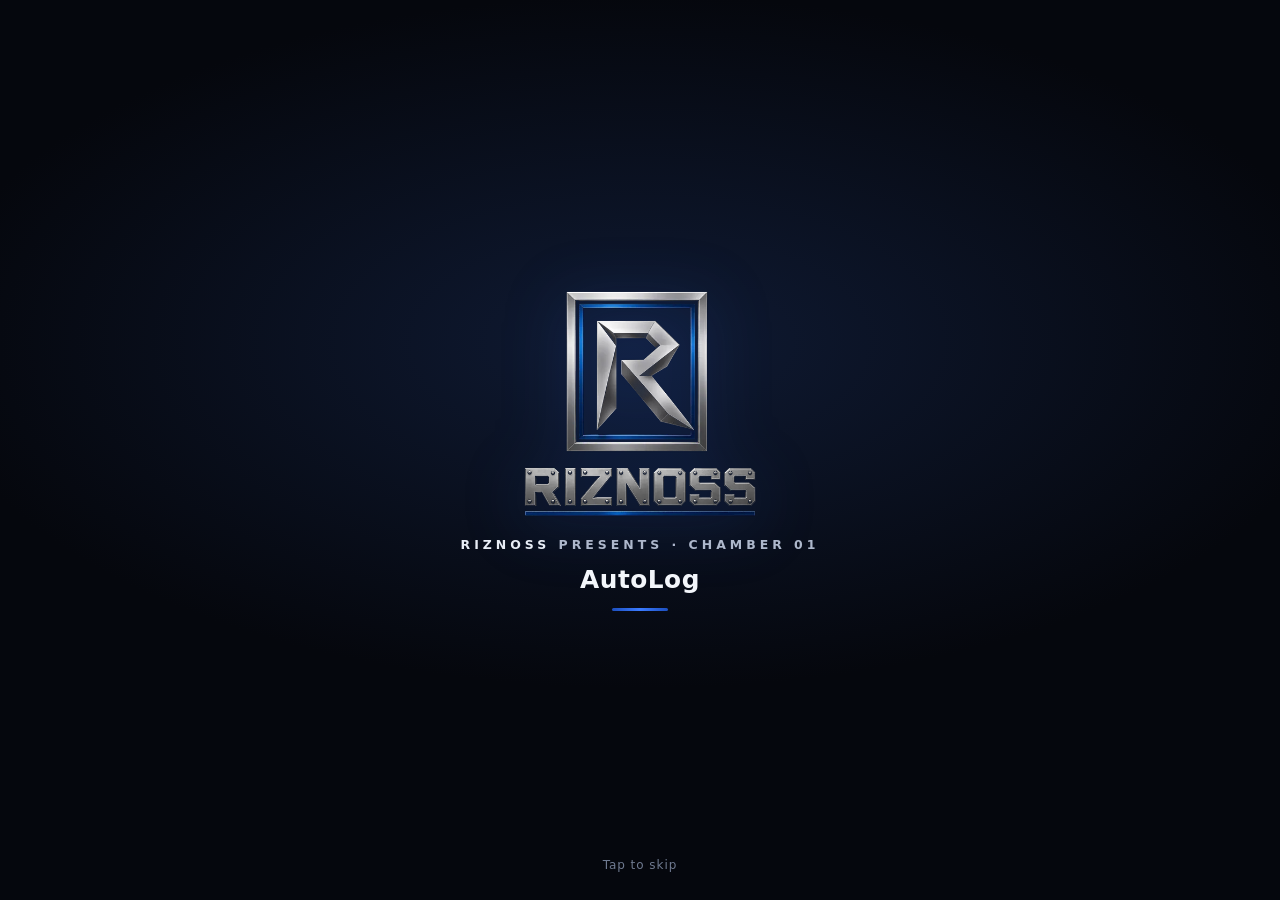
<file: index.html>
<!doctype html>
<html lang="en">
<head>
<meta charset="utf-8">
<meta name="viewport" content="width=device-width, initial-scale=1, viewport-fit=cover">
<title>AutoLog: Fuel &amp; Maintenance</title>
<meta name="description" content="Track fill-ups, MPG, and vehicle maintenance. Works offline; your data stays on your device.">
<meta name="theme-color" content="#f4f6fb" id="themeColor">
<meta name="apple-mobile-web-app-capable" content="yes">
<meta name="mobile-web-app-capable" content="yes">
<meta name="apple-mobile-web-app-status-bar-style" content="default">
<meta name="apple-mobile-web-app-title" content="AutoLog">
<link rel="manifest" href="manifest.json">
<link rel="icon" href="favicon.ico" sizes="48x48">
<link rel="icon" type="image/png" sizes="32x32" href="icons/favicon-32.png">
<link rel="icon" type="image/png" sizes="16x16" href="icons/favicon-16.png">
<link rel="apple-touch-icon" href="icons/apple-touch-icon.png">
<link rel="stylesheet" href="styles.css">
</head>
<body>
<header class="topbar">
  <div class="brand"><span class="logo" aria-hidden="true"></span><span>AutoLog</span><a href="#/about" class="rz-mark" aria-label="About AutoLog, a RIZNOSS app"><img src="img/riznoss-crest-solid.webp" alt="" width="22" height="25" decoding="async"></a></div>
  <div class="top-right"><a href="#/reminders" class="bell" id="bell" aria-label="Reminders"><svg viewBox="0 0 24 24" class="ic"><path d="M6 8a6 6 0 0 1 12 0c0 7 3 9 3 9H3s3-2 3-9"/><path d="M10.3 21a1.94 1.94 0 0 0 3.4 0"/></svg><span class="bell-count" id="bellCount" hidden></span></a>
  <button class="vswitch" id="vswitch" data-act="pickVehicle" aria-label="Switch vehicle"><span id="vname">No vehicle</span><svg viewBox="0 0 24 24" class="ic sm"><path d="m6 9 6 6 6-6"/></svg></button></div>
</header>
<button type="button" class="update-bar" id="updateBar" hidden>Update available, tap to reload</button>
<main id="app" tabindex="-1"></main>
<button class="fab" id="fab" aria-label="Add" hidden><svg viewBox="0 0 24 24" class="ic"><path d="M12 5v14M5 12h14"/></svg></button>
<nav class="tabbar" id="tabbar">
  <a href="#/dash" data-tab="dash"><svg viewBox="0 0 24 24" class="ic"><path d="m12 14 4-4"/><path d="M3.34 19a10 10 0 1 1 17.32 0"/></svg><span>Dashboard</span></a>
  <a href="#/fuel" data-tab="fuel"><svg viewBox="0 0 24 24" class="ic"><path d="M3 22h12M4 9h10M14 22V4a2 2 0 0 0-2-2H6a2 2 0 0 0-2 2v18"/><path d="M14 13h2a2 2 0 0 1 2 2v2a2 2 0 0 0 4 0V9.83a2 2 0 0 0-.59-1.42L18 5"/></svg><span>Fuel</span></a>
  <a href="#/overview" data-tab="overview"><svg viewBox="0 0 24 24" class="ic"><path d="M5 16V11l2-5h10l2 5v5"/><path d="M3 16h18v3H3z"/><circle cx="7.5" cy="13" r="1"/><circle cx="16.5" cy="13" r="1"/></svg><span>Overview</span></a>
  <a href="#/service" data-tab="service"><svg viewBox="0 0 24 24" class="ic"><path d="M14.7 6.3a1 1 0 0 0 0 1.4l1.6 1.6a1 1 0 0 0 1.4 0l3.77-3.77a6 6 0 0 1-7.94 7.94l-6.91 6.91a2.12 2.12 0 0 1-3-3l6.91-6.91a6 6 0 0 1 7.94-7.94l-3.76 3.76z"/></svg><span>Service</span></a>
  <a href="#/rewards" data-tab="rewards"><svg viewBox="0 0 24 24" class="ic"><rect x="3" y="8" width="18" height="4" rx="1"/><path d="M12 8v13M19 12v9H5v-9"/><path d="M7.5 8a2.5 2.5 0 0 1 0-5C10 3 12 8 12 8s2-5 4.5-5a2.5 2.5 0 0 1 0 5"/></svg><span>Rewards</span></a>
  <a href="#/garage" data-tab="garage"><svg viewBox="0 0 24 24" class="ic"><path d="M3 21V8l9-5 9 5v13"/><path d="M7 21v-6h10v6"/><path d="M7 18h10"/></svg><span>Garage</span></a>
</nav>
<dialog id="sheet" class="sheet"><form method="dialog" class="sheet-inner" id="sheetForm" novalidate></form></dialog>
<dialog id="confirm" class="confirm"><div class="confirm-inner" id="confirmInner"></div></dialog>
<div class="toast" id="toast" role="status" aria-live="polite"></div>
<input type="file" id="importFile" accept="application/json,.json" hidden>
<script src="rewards-data.js"></script>
<script src="app.js"></script>
<script src="sync.js"></script>
</body>
</html>
</file>
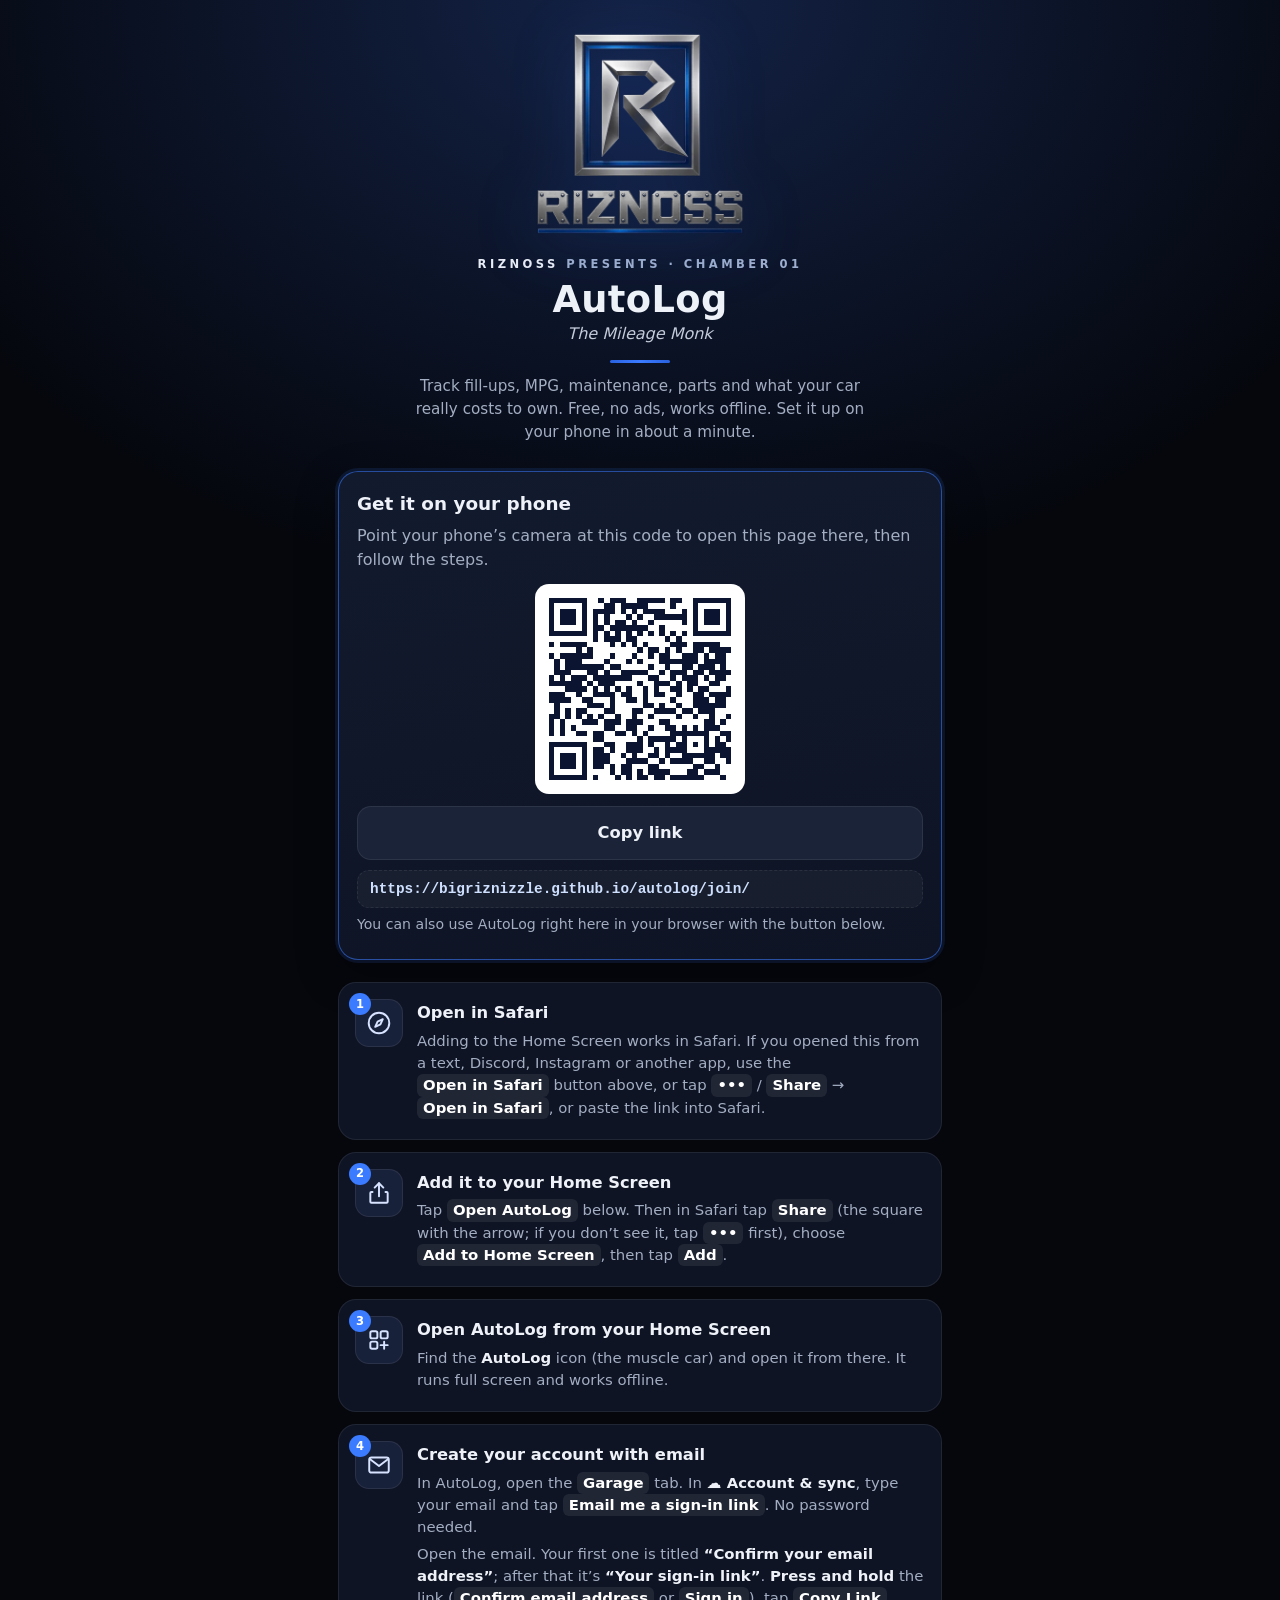
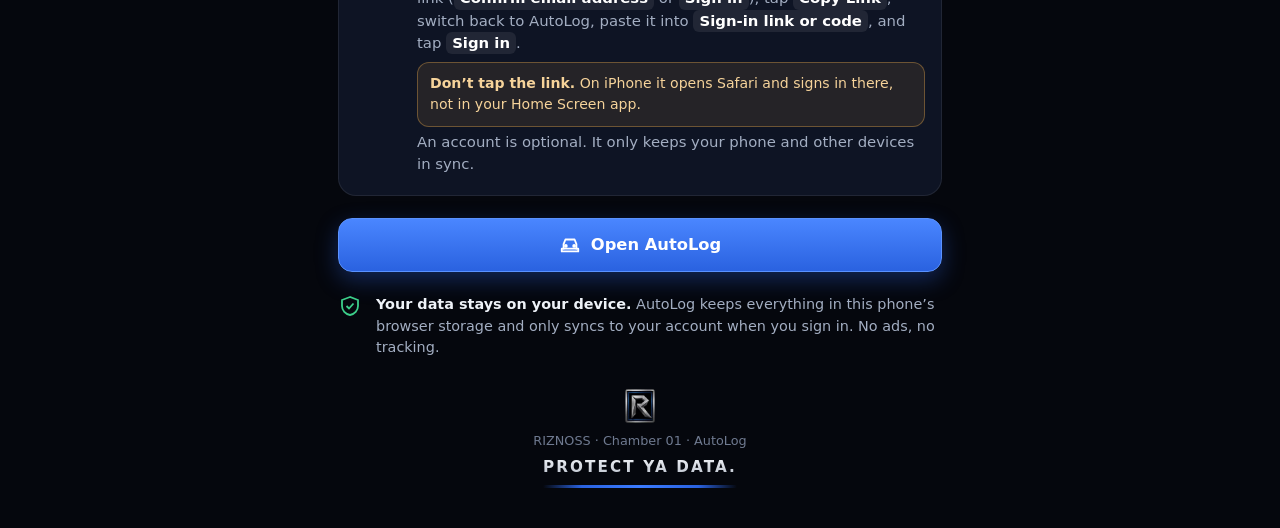
<file: join/index.html>
<!doctype html>
<html lang="en">
<head>
<meta charset="utf-8">
<meta name="viewport" content="width=device-width, initial-scale=1, viewport-fit=cover">
<title>Get AutoLog · RIZNOSS Chamber 01</title>
<meta name="description" content="AutoLog tracks fuel, maintenance, parts and the true cost of owning your vehicles. Free, private, works offline. Add it to your home screen in a minute.">
<meta name="theme-color" content="#05070d">
<link rel="canonical" href="https://bigriznizzle.github.io/autolog/join/">
<meta property="og:type" content="website">
<meta property="og:site_name" content="AutoLog · RIZNOSS">
<meta property="og:title" content="AutoLog · RIZNOSS Chamber 01">
<meta property="og:description" content="Fuel, maintenance and true cost of ownership. Free, private, works offline. Tap to add it to your home screen.">
<meta property="og:url" content="https://bigriznizzle.github.io/autolog/join/">
<meta property="og:image" content="https://bigriznizzle.github.io/autolog/img/og-autolog.jpg">
<meta property="og:image:secure_url" content="https://bigriznizzle.github.io/autolog/img/og-autolog.jpg">
<meta property="og:image:type" content="image/jpeg">
<meta property="og:image:width" content="1200">
<meta property="og:image:height" content="630">
<meta property="og:image:alt" content="RIZNOSS crest with AutoLog: Chamber 01, The Mileage Monk">
<meta name="twitter:card" content="summary_large_image">
<meta name="twitter:title" content="AutoLog · RIZNOSS Chamber 01">
<meta name="twitter:description" content="Fuel, maintenance and true cost of ownership. Free, private, works offline.">
<meta name="twitter:image" content="https://bigriznizzle.github.io/autolog/img/og-autolog.jpg">
<meta name="twitter:image:alt" content="RIZNOSS crest with AutoLog: Chamber 01, The Mileage Monk">
<link rel="icon" type="image/png" sizes="32x32" href="../icons/favicon-32.png">
<link rel="apple-touch-icon" href="../icons/apple-touch-icon.png">
<link rel="manifest" href="../manifest.json">
<meta name="apple-mobile-web-app-title" content="AutoLog">
<style>
:root{--bg:#05070d;--card:#0e1424;--card2:#121a2e;--line:rgba(255,255,255,.08);--text:#eef2f8;--muted:#a3aec2;--blue:#3b7bff;--blue2:#2a62e0;--ok:#3ccf8a;color-scheme:dark}
*{box-sizing:border-box}
html,body{margin:0;background:var(--bg);color:var(--text)}
body{font:16px/1.5 system-ui,-apple-system,"Segoe UI",Roboto,"Noto Sans",sans-serif;-webkit-font-smoothing:antialiased;min-height:100vh;
  background:radial-gradient(90% 40% at 50% 0%,#132246 0%,transparent 70%),var(--bg);padding:env(safe-area-inset-top) 0 env(safe-area-inset-bottom)}
.wrap{max-width:560px;margin:0 auto;padding:22px 18px 40px}
.hero{text-align:center;padding:10px 0 6px}
.hero img{width:min(54vw,210px);height:auto;filter:drop-shadow(0 12px 30px rgba(40,90,200,.28))}
.pres{margin:14px 0 0;font-size:.72rem;letter-spacing:.3em;text-transform:uppercase;color:#9fb0cf;font-weight:700}
.pres b{color:#e8edf6}
h1{margin:6px 0 0;font-size:2rem;line-height:1.1;letter-spacing:.01em}
.alias{margin:2px 0 0;color:#c3cad8;font-style:italic}
.pitch{margin:12px auto 0;max-width:30em;color:var(--muted);font-size:.95rem}
.bar{width:60px;height:3px;margin:14px auto 0;border-radius:2px;background:linear-gradient(90deg,var(--blue2),var(--blue),var(--blue2))}
.box{margin-top:22px;border-radius:20px;padding:18px;background:linear-gradient(170deg,var(--card2),var(--card));border:1px solid var(--line);box-shadow:0 14px 40px rgba(0,0,0,.35)}
.box.alert{border-color:rgba(59,123,255,.55);box-shadow:0 0 0 3px rgba(59,123,255,.12),0 14px 40px rgba(0,0,0,.35)}
.box h2{margin:0 0 6px;font-size:1.15rem}
.box p{margin:6px 0;color:var(--muted)}
.btn{display:flex;align-items:center;justify-content:center;gap:10px;width:100%;min-height:54px;margin-top:12px;padding:12px 18px;border-radius:14px;border:1px solid var(--line);
  background:#1a2338;color:var(--text);font:inherit;font-weight:750;font-size:1.02rem;text-decoration:none;cursor:pointer;-webkit-tap-highlight-color:transparent}
.btn.primary{background:linear-gradient(180deg,#4a86ff,#2a62e0);border-color:#5a92ff;color:#fff;box-shadow:0 8px 22px rgba(42,98,224,.35)}
.btn.silver{background:linear-gradient(180deg,#f3f5f9,#b7bfcc);color:#0b1020;border-color:#cfd5df}
.btn svg{width:22px;height:22px;flex:none}
.btn:active{transform:translateY(1px)}
.copied{color:var(--ok)!important}
.link{display:block;margin-top:10px;padding:10px 12px;border-radius:12px;background:rgba(255,255,255,.04);border:1px dashed var(--line);font:600 .9rem ui-monospace,SFMono-Regular,Menlo,monospace;color:#cfe0ff;word-break:break-all;user-select:all;-webkit-user-select:all}
.ok{display:inline-flex;align-items:center;gap:6px;color:var(--ok);font-weight:700}
ol.steps{list-style:none;margin:22px 0 0;padding:0;display:grid;gap:12px;counter-reset:s}
.step{display:grid;grid-template-columns:48px 1fr;gap:14px;align-items:start;padding:16px;border-radius:18px;background:var(--card);border:1px solid var(--line)}
.step.now{border-color:rgba(59,123,255,.6);background:linear-gradient(170deg,#142347,var(--card) 70%)}
.step.done{opacity:.62}
.ic{position:relative;width:48px;height:48px;border-radius:14px;display:grid;place-items:center;background:#18213a;border:1px solid var(--line)}
.ic svg{width:26px;height:26px;stroke:#d7e3ff;fill:none;stroke-width:1.8;stroke-linecap:round;stroke-linejoin:round}
.ic b{position:absolute;top:-7px;left:-7px;width:22px;height:22px;border-radius:50%;display:grid;place-items:center;font-size:.72rem;background:var(--blue);color:#fff}
.step.done .ic b{background:var(--ok)}
.step h3{margin:2px 0 4px;font-size:1.02rem}
.step p{margin:4px 0;color:var(--muted);font-size:.93rem}
.step strong{color:var(--text)}
.ui{display:inline-block;padding:0 6px;border-radius:6px;background:rgba(255,255,255,.08);color:#fff;font-weight:650;white-space:nowrap}
.warn{margin-top:8px;padding:10px 12px;border-radius:12px;background:rgba(242,176,74,.1);border:1px solid rgba(242,176,74,.35);color:#f6d39a;font-size:.88rem}
.qr{display:grid;place-items:center;margin-top:12px}
.qr svg{width:210px;height:210px;border-radius:14px;background:#fff;padding:8px}
.privacy{margin-top:22px;display:grid;grid-template-columns:28px 1fr;gap:10px;align-items:start;color:var(--muted);font-size:.9rem}
.privacy svg{width:24px;height:24px;stroke:var(--ok);fill:none;stroke-width:1.8}
.foot{margin-top:30px;text-align:center;color:#6f7a90;font-size:.8rem}
.foot img{width:30px;height:34px;border-radius:3px;display:block;margin:0 auto 8px;opacity:.9}
.sign{display:inline-block;margin-top:6px;font-weight:900;letter-spacing:.14em;text-transform:uppercase;color:#e9eef7;font-size:.95rem;
  background:linear-gradient(180deg,#f4f6fa,#9aa3b2);-webkit-background-clip:text;background-clip:text;-webkit-text-fill-color:transparent}
.sign::after{content:"";display:block;height:3px;margin-top:6px;border-radius:2px;background:linear-gradient(90deg,transparent,var(--blue2) 20%,var(--blue) 50%,var(--blue2) 80%,transparent)}
[hidden]{display:none!important}
@media (min-width:760px){.wrap{max-width:640px}h1{font-size:2.3rem}}
</style>
</head>
<body>
<main class="wrap">
  <header class="hero">
    <img src="../img/riznoss-lockup.webp" alt="RIZNOSS" width="210" height="203">
    <p class="pres"><b>RIZNOSS</b> presents · Chamber 01</p>
    <h1>AutoLog</h1>
    <p class="alias">The Mileage Monk</p>
    <div class="bar"></div>
    <p class="pitch">Track fill-ups, MPG, maintenance, parts and what your car really costs to own. Free, no ads, works offline. Set it up on your phone in about a minute.</p>
  </header>

  <!-- context box: filled in by the script below; the default is the plain-link version for no-JS -->
  <section class="box alert" id="ctx">
    <h2>Open this page in Safari</h2>
    <p>On iPhone, AutoLog installs from Safari. Copy this link and paste it into Safari:</p>
    <span class="link">https://bigriznizzle.github.io/autolog/join/</span>
  </section>

  <ol class="steps" id="steps">
    <li class="step" data-s="1"><div class="ic"><b>1</b><svg viewBox="0 0 24 24"><circle cx="12" cy="12" r="9.5"/><path d="m15.5 8.5-2.2 4.8-4.8 2.2 2.2-4.8z"/></svg></div>
      <div><h3 data-ios>Open in Safari</h3><h3 data-android hidden>Open in Chrome</h3>
        <p data-ios>Adding to the Home Screen works in Safari. If you opened this from a text, Discord, Instagram or another app, use the <span class="ui">Open in Safari</span> button above, or tap <span class="ui">•••</span> / <span class="ui">Share</span> → <span class="ui">Open in Safari</span>, or paste the link into Safari.</p>
        <p data-android hidden>Use Chrome. In another app, tap <span class="ui">⋮</span> → <span class="ui">Open in Chrome</span> (or <span class="ui">Open in browser</span>).</p></div></li>
    <li class="step" data-s="2"><div class="ic"><b>2</b><svg viewBox="0 0 24 24"><path d="M12 3v12"/><path d="m8 7 4-4 4 4"/><path d="M6 11H5a1 1 0 0 0-1 1v8a1 1 0 0 0 1 1h14a1 1 0 0 0 1-1v-8a1 1 0 0 0-1-1h-1"/></svg></div>
      <div><h3 data-ios>Add it to your Home Screen</h3><h3 data-android hidden>Install the app</h3>
        <p data-ios>Tap <span class="ui">Open AutoLog</span> below. Then in Safari tap <span class="ui">Share</span> (the square with the arrow; if you don’t see it, tap <span class="ui">•••</span> first), choose <span class="ui">Add to Home Screen</span>, then tap <span class="ui">Add</span>.</p>
        <p data-android hidden>Tap <span class="ui">Install AutoLog</span> above if you see it. Otherwise open AutoLog, tap Chrome’s <span class="ui">⋮</span> menu → <span class="ui">Install app</span> (or <span class="ui">Add to Home screen</span>) → <span class="ui">Install</span>.</p></div></li>
    <li class="step" data-s="3"><div class="ic"><b>3</b><svg viewBox="0 0 24 24"><rect x="4" y="4" width="6.5" height="6.5" rx="1.6"/><rect x="13.5" y="4" width="6.5" height="6.5" rx="1.6"/><rect x="4" y="13.5" width="6.5" height="6.5" rx="1.6"/><path d="M16.75 13.5v6.5M13.5 16.75H20"/></svg></div>
      <div><h3>Open AutoLog from your Home Screen</h3>
        <p>Find the <strong>AutoLog</strong> icon (the muscle car) and open it from there. It runs full screen and works offline.</p></div></li>
    <li class="step" data-s="4"><div class="ic"><b>4</b><svg viewBox="0 0 24 24"><rect x="3" y="5" width="18" height="14" rx="2"/><path d="m3.5 6.5 8.5 6.5 8.5-6.5"/></svg></div>
      <div><h3>Create your account with email</h3>
        <p>In AutoLog, open the <span class="ui">Garage</span> tab. In <strong>☁️ Account &amp; sync</strong>, type your email and tap <span class="ui">Email me a sign-in link</span>. No password needed.</p>
        <p>Open the email. Your first one is titled <strong>“Confirm your email address”</strong>; after that it’s <strong>“Your sign-in link”</strong>. <strong>Press and hold</strong> the link (<span class="ui">Confirm email address</span> or <span class="ui">Sign in</span>), tap <span class="ui">Copy Link</span>, switch back to AutoLog, paste it into <span class="ui">Sign-in link or code</span>, and tap <span class="ui">Sign in</span>.</p>
        <div class="warn" data-ios><b>Don’t tap the link.</b> On iPhone it opens Safari and signs in there, not in your Home Screen app.</div>
        <p>An account is optional. It only keeps your phone and other devices in sync.</p></div></li>
  </ol>

  <a class="btn primary" id="openApp" href="https://bigriznizzle.github.io/autolog/?join=1" style="margin-top:22px"><svg viewBox="0 0 24 24" fill="none" stroke="currentColor" stroke-width="2" stroke-linecap="round" stroke-linejoin="round"><path d="M5 16V11l2-5h10l2 5v5"/><path d="M3 16h18v3H3z"/><circle cx="7.5" cy="13" r="1"/><circle cx="16.5" cy="13" r="1"/></svg>Open AutoLog</a>

  <div class="privacy"><svg viewBox="0 0 24 24"><path d="M12 3 4 6v6c0 4.5 3.4 8.3 8 9 4.6-.7 8-4.5 8-9V6z"/><path d="m8.5 12 2.5 2.5 4.5-5"/></svg>
    <div><strong style="color:var(--text)">Your data stays on your device.</strong> AutoLog keeps everything in this phone’s browser storage and only syncs to your account when you sign in. No ads, no tracking.</div></div>

  <footer class="foot"><img src="../img/riznoss-crest-solid.webp" alt="" width="30" height="34">RIZNOSS · Chamber 01 · AutoLog<br><span class="sign">Protect ya data.</span></footer>
</main>

<template id="tpl-ios-other">
  <h2>Open this in Safari first</h2>
  <p>You’re in another app’s browser. iPhone can only add AutoLog to your Home Screen from Safari. This button opens AutoLog in Safari, where it shows you the next step.</p>
  <a class="btn primary" id="safariBtn" href="x-safari-https://bigriznizzle.github.io/autolog/?join=1"><svg viewBox="0 0 24 24" fill="none" stroke="currentColor" stroke-width="2"><circle cx="12" cy="12" r="9.5"/><path d="m15.5 8.5-2.2 4.8-4.8 2.2 2.2-4.8z"/></svg>Open in Safari</a>
  <button class="btn" type="button" data-copy><svg viewBox="0 0 24 24" fill="none" stroke="currentColor" stroke-width="2"><rect x="9" y="9" width="12" height="12" rx="2"/><path d="M5 15V5a2 2 0 0 1 2-2h10"/></svg><span>Copy link</span></button>
  <p style="font-size:.88rem">Nothing happened? Tap <span class="ui">•••</span> or <span class="ui">Share</span> in this app and choose <span class="ui">Open in Safari</span> (or <span class="ui">Open in browser</span>). Or copy the link, open Safari, and paste it into the address bar.</p>
  <span class="link">https://bigriznizzle.github.io/autolog/join/</span>
</template>
<template id="tpl-ios-safari">
  <h2><span class="ok">✓ You’re in Safari</span></h2>
  <p>Next, step 2: tap <span class="ui">Open AutoLog</span>, then <span class="ui">Share</span> → <span class="ui">Add to Home Screen</span> → <span class="ui">Add</span>.</p>
  <a class="btn primary" href="https://bigriznizzle.github.io/autolog/?join=1">Open AutoLog</a>
</template>
<template id="tpl-installed">
  <h2><span class="ok">✓ AutoLog is installed</span></h2>
  <p>You’re in the Home Screen app. Go to step 4 to create your account (optional).</p>
  <a class="btn primary" href="https://bigriznizzle.github.io/autolog/#/garage">Open Account &amp; sync</a>
</template>
<template id="tpl-android">
  <h2>Install AutoLog on Android</h2>
  <p>Install it from Chrome and it opens like a regular app, even offline.</p>
  <button class="btn primary" type="button" id="installBtn" hidden><svg viewBox="0 0 24 24" fill="none" stroke="currentColor" stroke-width="2" stroke-linecap="round"><path d="M12 3v12m0 0-4-4m4 4 4-4M4 21h16"/></svg>Install AutoLog</button>
  <a class="btn" id="chromeBtn" hidden href="intent://bigriznizzle.github.io/autolog/?join=1#Intent;scheme=https;package=com.android.chrome;end">Open in Chrome</a>
  <button class="btn" type="button" data-copy><span>Copy link</span></button>
  <p style="font-size:.88rem">No install button? Tap Chrome’s <span class="ui">⋮</span> menu → <span class="ui">Install app</span> or <span class="ui">Add to Home screen</span>.</p>
</template>
<template id="tpl-desktop">
  <h2>Get it on your phone</h2>
  <p>Point your phone’s camera at this code to open this page there, then follow the steps.</p>
  <div class="qr" aria-label="QR code for https://bigriznizzle.github.io/autolog/join/"><svg xmlns="http://www.w3.org/2000/svg" viewBox="0 0 35 35" shape-rendering="crispEdges"><path fill="#ffffff" d="M0 0h35v35H0z"/><path stroke="#0b1430" d="M1 1.5h7m2 0h1m1 0h3m2 0h5m1 0h2m2 0h7M1 2.5h1m5 0h1m3 0h2m1 0h5m4 0h1m3 0h1m5 0h1M1 3.5h1m1 0h3m1 0h1m1 0h4m1 0h1m1 0h1m1 0h4m3 0h1m1 0h1m1 0h3m1 0h1M1 4.5h1m1 0h3m1 0h1m1 0h1m1 0h1m3 0h1m1 0h1m2 0h6m1 0h1m1 0h3m1 0h1M1 5.5h1m1 0h3m1 0h1m1 0h1m1 0h1m1 0h2m1 0h1m2 0h1m5 0h1m1 0h1m1 0h3m1 0h1M1 6.5h1m5 0h1m1 0h2m1 0h7m2 0h1m5 0h1m5 0h1M1 7.5h7m1 0h1m1 0h1m1 0h1m1 0h1m1 0h1m1 0h1m1 0h1m1 0h1m1 0h1m1 0h7M9 8.5h1m1 0h3m1 0h2m5 0h1m1 0h1M1 9.5h1m1 0h5m4 0h1m1 0h1m1 0h1m1 0h1m4 0h3m1 0h5M6 10.5h1m1 0h1m8 0h1m1 0h2m1 0h1m1 0h1m2 0h2m1 0h4M1 11.5h1m1 0h6m3 0h1m3 0h1m2 0h1m1 0h2m2 0h3m1 0h1m1 0h2M2 12.5h1m1 0h3m4 0h1m3 0h1m1 0h1m3 0h7m1 0h4M2 13.5h1m1 0h7m1 0h2m5 0h1m2 0h1m2 0h2m1 0h3m1 0h1M2 14.5h3m3 0h2m1 0h1m2 0h5m2 0h1m1 0h3m1 0h2m1 0h4M1 15.5h1m1 0h1m1 0h3m1 0h7m3 0h2m2 0h1m1 0h3m1 0h1m1 0h2M1 16.5h6m1 0h1m1 0h3m4 0h1m2 0h3m1 0h1m1 0h2m2 0h2M4 17.5h4m1 0h1m1 0h1m1 0h1m1 0h1m2 0h1m1 0h1m2 0h2m1 0h1m1 0h2m3 0h1M1 18.5h3m2 0h1m2 0h4m1 0h2m2 0h1m1 0h2m2 0h1m2 0h2m1 0h4M1 19.5h4m2 0h2m3 0h1m2 0h2m1 0h1m4 0h1m3 0h3m1 0h2M2 20.5h1m5 0h3m1 0h1m5 0h2m1 0h1m2 0h1m2 0h6M2 21.5h1m1 0h1m1 0h2m3 0h2m3 0h2m2 0h4m1 0h2m1 0h3M1 22.5h2m1 0h1m1 0h1m1 0h1m1 0h1m2 0h1m2 0h1m2 0h1m4 0h1m2 0h1m2 0h1m2 0h1M1 23.5h1m1 0h1m3 0h3m1 0h3m1 0h3m3 0h2m6 0h2m1 0h1M1 24.5h1m1 0h1m1 0h1m5 0h2m2 0h2m2 0h1m2 0h2m1 0h1m1 0h1m1 0h3M1 25.5h1m1 0h1m2 0h2m1 0h2m2 0h2m1 0h1m1 0h1m4 0h7m2 0h2M9 26.5h2m6 0h1m1 0h5m1 0h1m3 0h1m1 0h1m1 0h1M1 27.5h7m3 0h2m2 0h3m1 0h1m2 0h1m1 0h2m1 0h1m1 0h1m1 0h2M1 28.5h1m5 0h1m1 0h2m1 0h1m2 0h3m2 0h1m1 0h4m3 0h5M1 29.5h1m1 0h3m1 0h1m1 0h3m2 0h1m1 0h1m2 0h2m1 0h1m2 0h6m1 0h2M1 30.5h1m1 0h3m1 0h1m1 0h3m3 0h4m2 0h1m1 0h4m2 0h2m2 0h1M1 31.5h1m1 0h3m1 0h1m1 0h2m1 0h1m1 0h2m3 0h2m6 0h2m2 0h1M1 32.5h1m5 0h1m4 0h1m1 0h2m1 0h1m1 0h4m3 0h2m1 0h3M1 33.5h7m1 0h1m3 0h1m1 0h1m1 0h2m1 0h2m1 0h6m3 0h1"/></svg>
</div>
  <button class="btn" type="button" data-copy><span>Copy link</span></button>
  <span class="link">https://bigriznizzle.github.io/autolog/join/</span>
  <p style="font-size:.88rem">You can also use AutoLog right here in your browser with the button below.</p>
</template>
<script>
(function () {
  var JOIN = 'https://bigriznizzle.github.io/autolog/join/';
  var ua = navigator.userAgent || '', nav = navigator;
  var ios = /iPad|iPhone|iPod/.test(ua) || (nav.platform === 'MacIntel' && nav.maxTouchPoints > 1);
  var android = /Android/i.test(ua);
  var standalone = nav.standalone === true || (window.matchMedia && matchMedia('(display-mode: standalone)').matches);
  // iOS Safari has "Version/x Safari/x" in its user agent; Chrome, Firefox, Edge, Opera, DuckDuckGo, Google app and in-app webviews (Discord, Instagram, Messenger, ...) differ. Brave copies Safari's UA, so check navigator.brave too.
  var other = /CriOS|FxiOS|EdgiOS|OPiOS|OPT\/|DuckDuckGo|Ddg\/|GSA\/|YaBrowser|Mercury|Instagram|FBAN|FBAV|FB_IAB|FBIOS|Messenger|Discord|Snapchat|Line\/|Twitter|LinkedInApp|Pinterest|TikTok|musical_ly|BytedanceWebview|WhatsApp|Telegram|Reddit|MicroMessenger|KAKAOTALK/i.test(ua);
  var safari = ios && /Safari\//.test(ua) && /Version\//.test(ua) && !other && !nav.brave;
  var mode = standalone ? 'installed' : ios ? (safari ? 'ios-safari' : 'ios-other') : android ? 'android' : 'desktop';
  document.documentElement.dataset.mode = mode;
  var ctx = document.getElementById('ctx');
  ctx.innerHTML = document.getElementById('tpl-' + mode).innerHTML;
  // platform-specific step text
  document.querySelectorAll('[data-android]').forEach(function (e) { e.hidden = !android; });
  document.querySelectorAll('[data-ios]').forEach(function (e) { e.hidden = android; });
  var now = { 'ios-other': 1, 'ios-safari': 2, android: 1, installed: 4, desktop: 0 }[mode];
  document.querySelectorAll('.step').forEach(function (li) { var s = +li.dataset.s; if (now && s < now) li.classList.add('done'); if (s === now) li.classList.add('now'); });
  if (mode === 'installed') document.getElementById('openApp').href = 'https://bigriznizzle.github.io/autolog/#/garage';
  // copy link
  function copy(btn) {
    var done = function () { var s = btn.querySelector('span') || btn; var t = s.textContent; s.textContent = 'Link copied ✓'; btn.classList.add('copied'); setTimeout(function () { s.textContent = t; btn.classList.remove('copied'); }, 2200); };
    if (nav.clipboard && nav.clipboard.writeText) nav.clipboard.writeText(JOIN).then(done, fallback); else fallback();
    function fallback() { var ta = document.createElement('textarea'); ta.value = JOIN; ta.setAttribute('readonly', ''); ta.style.position = 'fixed'; ta.style.opacity = '0'; document.body.appendChild(ta); ta.select(); ta.setSelectionRange(0, 999); try { document.execCommand('copy'); done(); } catch (e) { prompt('Copy this link:', JOIN); } ta.remove(); }
  }
  document.addEventListener('click', function (e) { var b = e.target.closest('[data-copy]'); if (b) copy(b); });
  // Android: in-app browsers get an "Open in Chrome" intent; Chrome may offer a one-tap install
  if (mode === 'android') {
    if (!/Chrome\/\d+/.test(ua) || /; wv\)|FBAN|FBAV|Instagram|Discord|Snapchat|Line\//.test(ua)) document.getElementById('chromeBtn').hidden = false;
    var deferred = null, ib = document.getElementById('installBtn');
    window.addEventListener('beforeinstallprompt', function (ev) { ev.preventDefault(); deferred = ev; ib.hidden = false; });
    ib.addEventListener('click', function () { if (!deferred) return; deferred.prompt(); deferred.userChoice.then(function (c) { if (c.outcome === 'accepted') { ib.textContent = 'Installed ✓'; } deferred = null; }); });
    window.addEventListener('appinstalled', function () { ib.textContent = 'Installed ✓'; ib.hidden = false; });
    // Chrome only offers installation once the app's service worker is active; register it (same scope as the app)
    if ('serviceWorker' in nav) nav.serviceWorker.register('../sw.js', { scope: '../' }).catch(function () {});
  }
})();
</script>
</body>
</html>
</file>
<file: styles.css>
:root{--logo:url(icons/logo-192.png)}
:root{
  --bg:#f4f6fb; --surface:#ffffff; --surface-2:#eef1f7; --text:#121826; --muted:#5d6678; --line:#e1e5ee;
  --accent:#2f6df6; --accent-2:#12b5a5; --accent-soft:#e6eeff; --on-accent:#fff;
  --ok:#14915a; --ok-soft:#e1f5ea; --soon:#b86e00; --soon-soft:#fff1d9; --over:#d23434; --over-soft:#fde6e6; --none:#7a8396; --none-soft:#eef0f4;
  --shadow:0 1px 2px rgba(16,24,40,.05),0 4px 16px rgba(16,24,40,.06);
  --r:18px; --r-sm:12px; --tap:48px;
  --c-oil:#c58b00; --c-coolant:#0e9fb8; --c-brakes:#d24b4b; --c-tires:#4a5568; --c-plugs:#7c4ddb; --c-battery:#1f9d55; --c-fuel:#2f6df6;
  color-scheme:light;
}
@media (prefers-color-scheme:dark){ :root:not([data-theme=light]){
  --bg:#0c111b; --surface:#151c29; --surface-2:#1d2636; --text:#e9edf5; --muted:#97a1b5; --line:#263043;
  --accent:#6c9bff; --accent-2:#2fd3c1; --accent-soft:#1b2a4a; --on-accent:#0b1020;
  --ok:#3ccf8a; --ok-soft:#123323; --soon:#f2b04a; --soon-soft:#3a2a10; --over:#ff6b6b; --over-soft:#3d1717; --none:#8892a6; --none-soft:#222b3b;
  --shadow:0 1px 2px rgba(0,0,0,.3),0 6px 20px rgba(0,0,0,.25); color-scheme:dark;
  --c-tires:#a0aec0;
}}
:root[data-theme=dark]{
  --bg:#0c111b; --surface:#151c29; --surface-2:#1d2636; --text:#e9edf5; --muted:#97a1b5; --line:#263043;
  --accent:#6c9bff; --accent-2:#2fd3c1; --accent-soft:#1b2a4a; --on-accent:#0b1020;
  --ok:#3ccf8a; --ok-soft:#123323; --soon:#f2b04a; --soon-soft:#3a2a10; --over:#ff6b6b; --over-soft:#3d1717; --none:#8892a6; --none-soft:#222b3b;
  --shadow:0 1px 2px rgba(0,0,0,.3),0 6px 20px rgba(0,0,0,.25); color-scheme:dark;
  --c-tires:#a0aec0;
}
*{box-sizing:border-box}
html,body{margin:0;background:var(--bg);color:var(--text)}
body{font:16px/1.45 system-ui,-apple-system,"Segoe UI",Roboto,"Noto Sans",sans-serif;-webkit-font-smoothing:antialiased;min-height:100vh;min-height:100dvh;
  padding-bottom:calc(76px + env(safe-area-inset-bottom));-webkit-tap-highlight-color:transparent}
a{color:var(--accent);text-decoration:none}
h2,h3{margin:0;line-height:1.2}
h2{font-size:1.45rem;letter-spacing:-.01em}
h3{font-size:1.05rem;display:flex;align-items:center;gap:8px}
.ic{width:24px;height:24px;fill:none;stroke:currentColor;stroke-width:2;stroke-linecap:round;stroke-linejoin:round;flex:none}
.ic.sm{width:18px;height:18px}
.muted{color:var(--muted)}
small{font-size:.82rem}

/* top bar */
.topbar{position:sticky;top:0;z-index:20;display:flex;align-items:center;justify-content:space-between;gap:10px;
  padding:calc(10px + env(safe-area-inset-top)) 16px 10px;background:color-mix(in srgb,var(--bg) 88%,transparent);backdrop-filter:blur(12px);-webkit-backdrop-filter:blur(12px)}
.brand{display:flex;align-items:center;gap:8px;font-weight:800;font-size:1.1rem;letter-spacing:-.01em}
.logo{width:32px;height:32px;flex:none;border-radius:9px;background:#060a18 var(--logo) center/cover no-repeat;box-shadow:var(--shadow),inset 0 0 0 1px rgba(255,255,255,.08)}
.vswitch{display:flex;align-items:center;gap:6px;min-height:40px;max-width:60vw;padding:6px 12px 6px 14px;border-radius:999px;border:1px solid var(--line);
  background:var(--surface);color:var(--text);font:inherit;font-weight:600;font-size:.92rem;cursor:pointer}
.vswitch span{overflow:hidden;text-overflow:ellipsis;white-space:nowrap}

main{max-width:720px;margin:0 auto;padding:6px 14px 24px;outline:none}
.page-title{display:flex;align-items:center;justify-content:space-between;gap:10px;margin:8px 4px 12px}
.back{display:inline-flex;align-items:center;gap:4px;min-height:40px;font-weight:600}

/* cards */
.card{background:var(--surface);border-radius:var(--r);box-shadow:var(--shadow);padding:16px;margin-bottom:14px;border:1px solid var(--line)}
.card > h3{margin-bottom:12px}
.card-head{display:flex;align-items:center;justify-content:space-between;gap:8px;margin-bottom:12px}
.card-head h3{margin:0}
.hero{background:linear-gradient(145deg,color-mix(in srgb,var(--accent) 14%,var(--surface)),var(--surface) 60%)}
.hero-top{display:flex;justify-content:space-between;align-items:flex-start;gap:10px;margin-bottom:14px}
.eyebrow{font-size:.78rem;font-weight:700;letter-spacing:.06em;text-transform:uppercase;color:var(--muted)}
.stats{display:grid;grid-template-columns:repeat(3,1fr);gap:8px}
.stats.two{grid-template-columns:repeat(2,1fr)}
.stat{background:var(--surface-2);border-radius:var(--r-sm);padding:10px 10px 9px;min-width:0}
.stat .k{font-size:.72rem;color:var(--muted);font-weight:600;text-transform:uppercase;letter-spacing:.04em;white-space:nowrap;overflow:hidden;text-overflow:ellipsis}
.stat .v{font-size:1.18rem;font-weight:750;letter-spacing:-.01em;margin-top:2px;white-space:nowrap;overflow:hidden;text-overflow:ellipsis}
.stat .v small{font-size:.72rem;font-weight:600;color:var(--muted);margin-left:2px}
.row-actions{display:flex;gap:10px;margin-top:14px}
.row-actions .btn{flex:1}

/* buttons */
.btn{display:inline-flex;align-items:center;justify-content:center;gap:8px;min-height:var(--tap);padding:10px 16px;border-radius:14px;border:1px solid var(--line);
  background:var(--surface);color:var(--text);font:inherit;font-weight:650;cursor:pointer;text-align:center}
.btn:active{transform:scale(.98)}
.btn.primary{background:var(--accent);border-color:transparent;color:var(--on-accent)}
.btn.danger{background:var(--over);border-color:transparent;color:#fff}
.btn.ghost-danger{color:var(--over);border-color:color-mix(in srgb,var(--over) 40%,var(--line))}
.btn.block{width:100%}
.btn.small{min-height:40px;padding:6px 12px;font-size:.9rem;border-radius:12px}
.btn[disabled]{opacity:.5;pointer-events:none}
.chip-btn{display:inline-flex;align-items:center;gap:6px;min-height:40px;padding:6px 12px;border-radius:999px;border:1px solid var(--line);background:var(--surface);color:var(--text);font:inherit;font-weight:700;font-size:.9rem;cursor:pointer;white-space:nowrap}
.link{display:inline-block;margin-top:10px;font-weight:650;min-height:32px}
.btn-row{display:flex;flex-wrap:wrap;gap:8px}

/* status */
.pill{display:inline-flex;align-items:center;gap:5px;padding:4px 10px;border-radius:999px;font-size:.76rem;font-weight:750;white-space:nowrap}
.pill::before{content:"";width:7px;height:7px;border-radius:50%;background:currentColor}
.pill.ok{color:var(--ok);background:var(--ok-soft)}
.pill.soon{color:var(--soon);background:var(--soon-soft)}
.pill.over{color:var(--over);background:var(--over-soft)}
.pill.none{color:var(--none);background:var(--none-soft)}
.status-summary{display:flex;gap:8px;flex-wrap:wrap;margin:-4px 0 10px}
.status-list{display:flex;flex-direction:column}
.srow{display:flex;align-items:center;gap:12px;min-height:60px;padding:8px 2px;color:var(--text);border-top:1px solid var(--line)}
.srow:first-child{border-top:0}
.sicon{width:40px;height:40px;border-radius:12px;display:grid;place-items:center;flex:none;color:var(--c);background:color-mix(in srgb,var(--c) 14%,transparent)}
.sbody{flex:1;min-width:0;display:flex;flex-direction:column}
.sbody b{font-weight:650}
.sbody small{color:var(--muted);overflow:hidden;text-overflow:ellipsis;display:-webkit-box;-webkit-line-clamp:2;-webkit-box-orient:vertical}
.c-oil{--c:var(--c-oil)}.c-coolant{--c:var(--c-coolant)}.c-brakes{--c:var(--c-brakes)}.c-tires{--c:var(--c-tires)}.c-plugs{--c:var(--c-plugs)}.c-battery{--c:var(--c-battery)}.c-fuel{--c:var(--c-fuel)}

.tiles{display:grid;grid-template-columns:1fr 1fr;gap:12px}
.tile{display:flex;flex-direction:column;gap:10px;padding:14px;border-radius:var(--r);background:var(--surface);border:1px solid var(--line);box-shadow:var(--shadow);color:var(--text);min-height:132px}
.tile b{font-size:1rem}
.tile small{color:var(--muted);flex:1}
.tile .pill{align-self:flex-start}

/* insights */
.insights{list-style:none;margin:0;padding:0;display:flex;flex-direction:column;gap:10px}
.insights li{display:flex;gap:10px;align-items:flex-start;padding:11px 12px;border-radius:var(--r-sm);background:var(--surface-2);font-size:.95rem}
.insights li::before{content:"";flex:none;width:8px;height:8px;margin-top:7px;border-radius:50%;background:var(--accent)}
.insights li.good::before{background:var(--ok)}
.insights li.warn::before{background:var(--soon)}
.insights-note{margin-top:10px;font-size:.78rem;color:var(--muted)}
.spark{color:var(--accent)}

/* entries */
.list{display:flex;flex-direction:column;gap:8px}
.entry{display:flex;gap:12px;align-items:stretch;width:100%;text-align:left;padding:12px;border-radius:var(--r-sm);border:1px solid var(--line);background:var(--surface);color:var(--text);font:inherit;cursor:pointer;min-height:64px}
.entry.dim{opacity:.55}
.e-main{flex:1;min-width:0}
.e-main b{font-weight:650}
.e-sub{color:var(--muted);font-size:.86rem;margin-top:2px}
.e-side{display:flex;flex-direction:column;align-items:flex-end;justify-content:center;gap:2px;text-align:right;white-space:nowrap}
.e-side b{font-weight:700}
.e-side small{color:var(--muted)}
.mpg{font-weight:750;color:var(--accent);font-size:.9rem}
.tags{display:flex;flex-wrap:wrap;gap:5px;margin-top:6px}
.tag{font-size:.72rem;font-weight:650;padding:2px 8px;border-radius:999px;background:var(--surface-2);color:var(--muted)}
.tag.good{background:var(--ok-soft);color:var(--ok)}
.tag.warn{background:var(--soon-soft);color:var(--soon)}
.tag.accent{background:var(--accent-soft);color:var(--accent)}
.empty{text-align:center;padding:28px 12px;color:var(--muted)}
.empty .big{font-size:1.15rem;font-weight:700;color:var(--text);margin:10px 0 6px}
.empty .btn-row{justify-content:center;margin-top:16px}
.hero-empty{display:grid;place-items:center;width:72px;height:72px;margin:0 auto;border-radius:22px;background:#060a18 var(--logo) center/cover no-repeat;box-shadow:var(--shadow)}
.hero-empty .ic{width:36px;height:36px}
.banner{display:flex;gap:10px;align-items:center;justify-content:space-between;padding:12px 14px;border-radius:var(--r-sm);background:var(--accent-soft);color:var(--text);margin-bottom:14px;font-size:.9rem}

/* compare table */
.cmp{width:100%;border-collapse:collapse;font-size:.92rem}
.cmp th{font-size:.72rem;text-transform:uppercase;letter-spacing:.04em;color:var(--muted);text-align:right;font-weight:650;padding:4px 6px}
.cmp th:first-child,.cmp td:first-child{text-align:left}
.cmp td{padding:9px 6px;border-top:1px solid var(--line);text-align:right;white-space:nowrap}
.cmp td.barcell{width:36%;}
.bar{height:8px;border-radius:99px;background:var(--surface-2);overflow:hidden}
.bar i{display:block;height:100%;border-radius:99px;background:linear-gradient(90deg,var(--accent),var(--accent-2))}
.cmp-wrap + .cmp-wrap{margin-top:16px}
.cmp-title{font-weight:700;font-size:.9rem;margin-bottom:4px}

/* chart */
.chart{width:100%;height:auto;display:block}
.chart text{fill:var(--muted);font-size:10px}
.chart .grid{stroke:var(--line);stroke-width:1}
.legend{display:flex;gap:14px;font-size:.8rem;color:var(--muted);margin-top:6px}
.legend i{display:inline-block;width:10px;height:10px;border-radius:3px;margin-right:5px;vertical-align:-1px}

/* spec card */
.spec{display:grid;grid-template-columns:1fr 1fr;gap:8px 14px;font-size:.92rem}
.spec div span{display:block;font-size:.72rem;text-transform:uppercase;letter-spacing:.04em;color:var(--muted);font-weight:650}
.spec .wide{grid-column:1/-1}
.tire4{display:grid;grid-template-columns:repeat(4,1fr);gap:6px;margin-top:4px}
.tire4 span{background:var(--surface-2);border-radius:8px;padding:6px 8px;font-size:.85rem;text-align:center}

/* vehicles */
.vcard{display:flex;align-items:center;gap:12px}
.vcard .vinfo{flex:1;min-width:0}
.vcard .vinfo b{display:block;font-size:1.05rem}
.vcard .vinfo small{color:var(--muted)}
.vactions{display:flex;flex-wrap:wrap;gap:8px;margin-top:12px}
.current-badge{font-size:.72rem;font-weight:750;color:var(--accent);background:var(--accent-soft);padding:3px 8px;border-radius:999px}
.setting{display:flex;flex-direction:column;gap:8px;padding:12px 0;border-top:1px solid var(--line)}
.setting:first-of-type{border-top:0;padding-top:0}
.setting > b{font-weight:650}
.setting > small{color:var(--muted)}

/* fab + tabbar */
.fab{position:fixed;right:18px;bottom:calc(86px + env(safe-area-inset-bottom));z-index:25;width:60px;height:60px;border-radius:20px;border:0;background:var(--accent);color:var(--on-accent);
  box-shadow:0 8px 24px color-mix(in srgb,var(--accent) 45%,transparent);display:grid;place-items:center;cursor:pointer}
.fab .ic{width:28px;height:28px}
.tabbar{position:fixed;left:0;right:0;bottom:0;z-index:30;display:grid;grid-template-columns:repeat(5,1fr);padding:6px 4px calc(6px + env(safe-area-inset-bottom));
  background:color-mix(in srgb,var(--surface) 92%,transparent);backdrop-filter:blur(14px);-webkit-backdrop-filter:blur(14px);border-top:1px solid var(--line)}
.tabbar a{display:flex;flex-direction:column;align-items:center;justify-content:center;gap:3px;min-height:56px;border-radius:14px;color:var(--muted);font-size:.74rem;font-weight:650}
.tabbar a.on{color:var(--accent);background:var(--accent-soft)}

/* dialogs */
dialog{border:0;padding:0;color:var(--text);background:transparent}
dialog::backdrop{background:rgba(6,10,20,.5);backdrop-filter:blur(2px)}
.sheet{width:100%;max-width:640px;max-height:92vh;max-height:92dvh;margin:auto auto 0;border-radius:24px 24px 0 0;background:var(--surface);overflow:hidden}
@media (min-width:700px){.sheet{margin:auto;border-radius:24px;max-height:88vh;max-height:88dvh}}
.sheet-inner{display:flex;flex-direction:column;max-height:92vh;max-height:92dvh;margin:0}
.sheet-head{display:flex;align-items:center;justify-content:space-between;gap:10px;padding:14px 16px 10px;border-bottom:1px solid var(--line)}
.sheet-head h3{font-size:1.1rem}
.icon-btn{width:44px;height:44px;border-radius:12px;border:0;background:var(--surface-2);color:var(--text);display:grid;place-items:center;cursor:pointer}
.sheet-body{overflow:auto;padding:14px 16px;display:flex;flex-wrap:wrap;gap:12px;-webkit-overflow-scrolling:touch}
.sheet-foot{display:flex;gap:10px;padding:12px 16px calc(12px + env(safe-area-inset-bottom));border-top:1px solid var(--line)}
.sheet-foot .btn{flex:1}
.confirm{width:min(92vw,420px);border-radius:22px;background:var(--surface);margin:auto;max-height:90vh;max-height:90dvh;overflow-y:auto;overscroll-behavior:contain}
.confirm-inner{padding:20px}
.confirm-inner h3{margin-bottom:8px}
.confirm-inner p{margin:0 0 14px;color:var(--muted)}
.confirm-inner .btns{display:flex;flex-direction:column;gap:8px;margin-top:14px}

/* form fields */
.field{flex:1 1 100%;display:flex;flex-direction:column;gap:6px;min-width:0}
.field.half{flex:1 1 calc(50% - 6px)}
.field[hidden]{display:none}
.field > .lbl{font-size:.8rem;font-weight:650;color:var(--muted)}
.fhead{flex:1 1 100%;font-size:.78rem;font-weight:800;text-transform:uppercase;letter-spacing:.06em;color:var(--accent);margin-top:8px}
.hint{flex:1 1 100%;font-size:.82rem;color:var(--muted);margin-top:-4px}
input,select,textarea{font:inherit;color:var(--text);background:var(--surface-2);border:1px solid var(--line);border-radius:12px;min-height:var(--tap);padding:10px 12px;width:100%;appearance:none;-webkit-appearance:none}
select{background-image:linear-gradient(45deg,transparent 50%,var(--muted) 50%),linear-gradient(135deg,var(--muted) 50%,transparent 50%);background-position:calc(100% - 18px) 50%,calc(100% - 13px) 50%;background-size:5px 5px;background-repeat:no-repeat;padding-right:32px}
textarea{min-height:84px;resize:vertical}
input:focus,select:focus,textarea:focus{outline:2px solid color-mix(in srgb,var(--accent) 55%,transparent);outline-offset:1px;border-color:var(--accent)}
input[type=date]{min-width:0}
.unit{position:relative;display:flex;align-items:center}
.unit input{padding-right:52px}
.unit em{position:absolute;right:12px;font-style:normal;font-size:.82rem;color:var(--muted);pointer-events:none}
.unit.pre input{padding-left:28px;padding-right:12px}
.unit.pre em{left:12px;right:auto}
.seg{display:flex;flex-wrap:wrap;gap:6px}
.seg label{flex:1 0 auto}
.seg input{position:absolute;opacity:0;width:1px;height:1px;pointer-events:none}
.seg span{display:flex;align-items:center;justify-content:center;min-height:44px;padding:8px 12px;border-radius:12px;border:1px solid var(--line);background:var(--surface-2);font-weight:650;font-size:.9rem;cursor:pointer;white-space:nowrap}
.seg input:checked + span{background:var(--accent);border-color:var(--accent);color:var(--on-accent)}
.seg input:focus-visible + span{outline:2px solid var(--accent);outline-offset:2px}
.toggle{display:flex;align-items:center;justify-content:space-between;gap:12px;min-height:var(--tap);padding:8px 12px;border-radius:12px;background:var(--surface-2);border:1px solid var(--line);cursor:pointer;font-weight:600}
.toggle input{width:50px;height:30px;min-height:0;border-radius:99px;padding:0;position:relative;background:var(--line);border:0;flex:none;cursor:pointer;transition:background .15s}
.toggle input::after{content:"";position:absolute;top:3px;left:3px;width:24px;height:24px;border-radius:50%;background:#fff;box-shadow:0 1px 3px rgba(0,0,0,.25);transition:transform .15s}
.toggle input:checked{background:var(--ok)}
.toggle input:checked::after{transform:translateX(20px)}
.toggle small{display:block;color:var(--muted);font-weight:500}
.quad{display:grid;grid-template-columns:1fr 1fr;gap:8px}
.quad label{display:flex;align-items:center;gap:8px;font-size:.8rem;font-weight:700;color:var(--muted)}
.quad label b{width:26px}

.toast{position:fixed;left:50%;bottom:calc(150px + env(safe-area-inset-bottom));transform:translate(-50%,20px);opacity:0;pointer-events:none;z-index:100;
  background:var(--text);color:var(--bg);padding:12px 18px;border-radius:14px;font-weight:600;font-size:.92rem;transition:.2s;max-width:90vw;text-align:center}
.toast.show{opacity:1;transform:translate(-50%,0)}
@media (min-width:560px){ .stats{grid-template-columns:repeat(3,1fr)} .tiles{grid-template-columns:repeat(3,1fr)} }
@media (prefers-reduced-motion:reduce){*{transition:none!important}}

/* rewards */
.search{display:flex;align-items:center;gap:8px;padding:0 12px;margin-bottom:12px;border-radius:12px;background:var(--surface-2);border:1px solid var(--line);color:var(--muted)}
.search input{border:0;background:transparent;padding-left:0;outline:none}
.search:focus-within{outline:2px solid color-mix(in srgb,var(--accent) 55%,transparent);border-color:var(--accent)}
a.entry{text-decoration:none}
.entry[hidden]{display:none}
.rw-list{display:flex;flex-direction:column;gap:8px}
.rw{border:1px solid var(--line);border-radius:12px;background:var(--surface-2);overflow:hidden}
.rw.on{border-color:var(--accent);background:color-mix(in srgb,var(--accent) 7%,var(--surface))}
.rw-head{display:flex;align-items:center;gap:10px;min-height:48px;padding:8px 12px;cursor:pointer}
.rw-head input{position:absolute;opacity:0;width:1px;height:1px;pointer-events:none}
.rw-check{width:24px;height:24px;border-radius:7px;border:2px solid var(--line);display:grid;place-items:center;color:transparent;flex:none;background:var(--surface)}
.rw-check .ic{width:16px;height:16px;stroke-width:3}
.rw.on .rw-check{background:var(--accent);border-color:var(--accent);color:var(--on-accent)}
.rw-head input:focus-visible + .rw-check{outline:2px solid var(--accent);outline-offset:2px}
.rw-name{flex:1;font-weight:650}
.rw-head small{color:var(--muted)}
.rw-fields{display:none;grid-template-columns:repeat(3,1fr);gap:8px;padding:0 12px 12px}
.rw.on .rw-fields{display:grid}
.rw-fields label{display:flex;flex-direction:column;gap:4px;font-size:.74rem;font-weight:650;color:var(--muted)}
.rw-fields input{min-height:44px;padding:8px 10px}
.seg label,.rw-head{position:relative}
.seg input,.rw-head input{left:0;top:0}
.sheet-body{overflow-x:hidden}
.rw-fields{grid-template-columns:repeat(3,minmax(0,1fr))}
.quad{grid-template-columns:repeat(2,minmax(0,1fr))}
.rw-fields input,.quad input,.field input{min-width:0}
.sheet{max-width:min(640px,100vw)}
.sheet-inner,.sheet-body{min-width:0;max-width:100%}
.cmp td:first-child{white-space:normal;word-break:break-word}
.cmp th,.cmp td{padding-left:4px;padding-right:4px}
/* v2 */
.top-right{display:flex;align-items:center;gap:8px;min-width:0}
.bell{position:relative;width:44px;height:44px;border-radius:999px;display:grid;place-items:center;border:1px solid var(--line);background:var(--surface);color:var(--text);flex:none}
.bell-count{position:absolute;top:-4px;right:-4px;min-width:20px;height:20px;padding:0 5px;border-radius:999px;background:var(--over);color:#fff;font-size:.72rem;font-weight:800;display:grid;place-items:center;border:2px solid var(--bg)}
.bell-count[hidden]{display:none}
.vswitch{max-width:46vw}
.update-bar{position:fixed;left:50%;transform:translateX(-50%);top:calc(64px + env(safe-area-inset-top));z-index:60;border:0;border-radius:999px;padding:12px 20px;min-height:48px;background:var(--accent);color:var(--on-accent);font:inherit;font-weight:750;box-shadow:0 8px 24px rgba(0,0,0,.25);cursor:pointer;white-space:nowrap}
.update-bar[hidden]{display:none}
.banner.over{background:var(--over-soft)} .banner.soon{background:var(--soon-soft)}
.banner .icon-btn{width:36px;height:36px;background:transparent}
.hero-links{display:flex;gap:16px;margin-top:12px;font-weight:650;font-size:.92rem}
.hero-links a{display:inline-flex;align-items:center;gap:6px;min-height:36px}
.hero-links .ic{width:18px;height:18px}
.vinrow{display:flex;gap:8px}
.vinrow input{font-family:ui-monospace,SFMono-Regular,Menlo,monospace;letter-spacing:.06em;text-transform:uppercase}
.vinrow .btn{flex:none;min-height:var(--tap)}
.vinmsg{display:block;font-size:.82rem}
.vinmsg.good{color:var(--ok)} .vinmsg.bad{color:var(--over)}
.field.autofill input{border-color:var(--ok);background:color-mix(in srgb,var(--ok) 9%,var(--surface-2))}
.warnbox{flex:1 1 100%;display:flex;flex-direction:column;gap:6px;padding:12px;border-radius:12px;background:var(--soon-soft);color:var(--soon);font-weight:600;font-size:.9rem}
.warnbox[hidden]{display:none}
.specgrp{padding:14px 0;border-top:1px solid var(--line)}
.specgrp:first-of-type{border-top:0}
.where{margin-top:10px;font-size:.88rem}
.where summary{cursor:pointer;color:var(--accent);font-weight:650;min-height:32px;display:flex;align-items:center}
.where p{margin:6px 0;color:var(--muted)}
.where a{display:inline-flex;align-items:center;gap:6px;font-weight:600;word-break:break-word}
.where a .ic{width:16px;height:16px}
.entry.rem{cursor:default;align-items:flex-start}
.fab[hidden]{display:none}
/* sync */
.card.sync .sync-lead{margin:0 0 12px}
.sync-form{display:flex;flex-direction:column;gap:12px;margin-bottom:12px}
.sync-row{display:flex;align-items:center;justify-content:space-between;gap:12px;margin-bottom:12px}
.sync-row > div{display:flex;flex-direction:column;gap:2px;min-width:0}
.sync-row b{overflow-wrap:anywhere}
.sync-err{padding:10px 12px;border-radius:12px;background:var(--over-soft);color:var(--over);font-weight:600;font-size:.9rem}
.sync-tip{padding:12px;border-radius:12px;background:var(--surface-2);font-size:.88rem;margin-bottom:12px;color:var(--muted)}
.sync-tip b{color:var(--text)}
.sync-note{font-size:.84rem;margin:12px 0 0}

/* ===== v6: parts, inventory, planner, stats, TCO dashboard, overview ===== */
:root{--c-air:#5a8f29}
@media (prefers-color-scheme:dark){:root:not([data-theme=light]){--c-air:#8cc95a}}
:root[data-theme=dark]{--c-air:#8cc95a}
.c-airFilter,.c-cabinFilter{--c:var(--c-air)}.c-inventory{--c:var(--accent)}
.tabbar{grid-template-columns:repeat(6,1fr)}
.tabbar a{font-size:.68rem}
.linkbtn{background:none;border:0;color:var(--accent);font:inherit;font-weight:650;padding:0 2px;cursor:pointer}
/* fitment on forms */
.fitbox{background:var(--surface-2);border-radius:var(--r-sm);padding:10px 12px}
.fit-head{display:flex;align-items:center;gap:8px;font-size:.86rem}.fit-head .ic{width:18px;height:18px;color:var(--accent)}.fit-head b{flex:1}
.fitgrid{display:grid;grid-template-columns:repeat(3,minmax(0,1fr));gap:6px 10px;margin-top:6px}
.fitcell span{display:block;font-size:.68rem;color:var(--muted);text-transform:uppercase;letter-spacing:.03em;font-weight:650}
.fitcell b{font-size:.95rem}.fitcell.big{grid-column:1/-1}.fitcell.big b{font-size:1.7rem;letter-spacing:-.02em}
.fit-suggest{margin-top:8px;font-size:.84rem;line-height:1.4}.fit-suggest small{display:block;color:var(--muted);margin-top:4px}.fit-suggest.warn{color:var(--soon)}
.fit-edit{display:grid;grid-template-columns:repeat(2,minmax(0,1fr));gap:8px;margin-top:8px;align-items:end}
.fe{display:flex;flex-direction:column;gap:3px;font-size:.74rem;color:var(--muted);font-weight:650;min-width:0}.fe.wide{grid-column:1/-1}
.fe input{font:inherit;font-size:.95rem;padding:8px 10px;border-radius:10px;border:1px solid var(--line);background:var(--surface);color:var(--text);min-width:0;width:100%;box-sizing:border-box}
/* pickers */
.pick{display:flex;flex-direction:column;gap:8px}
.pick-ui{display:flex;flex-direction:column;gap:8px}
.pick-q{font:inherit;padding:9px 12px;border-radius:12px;border:1px solid var(--line);background:var(--surface);color:var(--text);width:100%;box-sizing:border-box}
.pick-row{display:grid;grid-template-columns:minmax(0,.8fr) minmax(0,1.2fr);gap:8px}
.pick-row select{font:inherit;padding:9px 10px;border-radius:12px;border:1px solid var(--line);background:var(--surface);color:var(--text);min-width:0;width:100%}
.pick-all{display:flex;gap:8px;align-items:center;font-size:.8rem;color:var(--muted)}
.pick-results{display:flex;flex-direction:column;border:1px solid var(--line);border-radius:12px;overflow:hidden}
.pick-results button{display:flex;flex-direction:column;align-items:flex-start;gap:2px;text-align:left;padding:9px 12px;border:0;border-bottom:1px solid var(--line);background:var(--surface);color:var(--text);font:inherit;cursor:pointer}
.pick-results button:last-child{border-bottom:0}.pick-results small{color:var(--muted);font-size:.76rem}.good{color:var(--ok)}.warn{color:var(--soon)}
.pick-info{display:flex;flex-direction:column;gap:5px;font-size:.86rem}.pick-info:empty{display:none}
.pi-fit{font-size:.8rem;font-weight:650}.pi-fit.good{color:var(--ok)}.pi-fit.warn{color:var(--soon)}
.pi-price{display:flex;flex-wrap:wrap;gap:4px 8px;align-items:baseline}
.pi-plan{background:var(--accent-soft);border-radius:10px;padding:7px 10px;font-size:.84rem}.pi-plan.good{background:var(--ok-soft)}
.offers{display:flex;flex-wrap:wrap;gap:6px}.offers a{font-size:.8rem;padding:4px 9px;border-radius:999px;background:var(--surface-2)}
.pick-inv{display:flex;flex-wrap:wrap;gap:6px;align-items:center;font-size:.84rem}.pick-inv small{color:var(--muted);width:100%}
.pnote,.padd{display:grid;grid-template-columns:repeat(2,minmax(0,1fr));gap:8px;align-items:end}.padd .fhead,.padd small{grid-column:1/-1}
/* service quick links */
.quick-links{display:grid;grid-template-columns:repeat(2,minmax(0,1fr));gap:10px;margin-bottom:14px}
.ql{display:flex;flex-direction:column;gap:2px;padding:12px;border-radius:var(--r);background:var(--surface);box-shadow:var(--shadow);color:var(--text)}
.ql .ic{width:22px;height:22px;color:var(--accent);margin-bottom:4px}.ql small{color:var(--muted);font-size:.78rem}
.seg.scope{margin-bottom:12px}
.entry.plan{align-items:flex-start}
/* dashboard: TCO hero in the headlight-on-navy brand */
.tco-hero{position:relative;overflow:hidden;border-radius:24px;padding:18px 16px 16px;margin-bottom:14px;color:#eef3ff;
  background:radial-gradient(120% 70% at 18% -10%,rgba(190,215,255,.30),transparent 55%),radial-gradient(90% 60% at 95% -5%,rgba(150,190,255,.22),transparent 60%),linear-gradient(160deg,#0f1d44 0%,#0b1430 55%,#060a18 100%);
  box-shadow:0 14px 40px rgba(6,10,24,.35)}
.tco-hero::after{content:"";position:absolute;left:-10%;right:-10%;top:-60px;height:120px;background:radial-gradient(closest-side,rgba(255,255,255,.18),transparent);pointer-events:none}
.tco-top{display:flex;justify-content:space-between;align-items:flex-start;gap:10px}
.tco-hero .eyebrow{color:#a9bce6}.tco-hero h2{color:#fff;margin:2px 0 0}
.tco-label{margin-top:14px;font-size:.78rem;color:#a9bce6;text-transform:uppercase;letter-spacing:.06em;font-weight:700}
.tco-big{font-size:2.6rem;font-weight:800;letter-spacing:-.03em;line-height:1.05;text-shadow:0 0 24px rgba(170,200,255,.35)}
.tco-rates{display:grid;grid-template-columns:repeat(3,minmax(0,1fr));gap:8px;margin-top:12px}
.tco-rates div{background:rgba(255,255,255,.07);border:1px solid rgba(255,255,255,.08);border-radius:14px;padding:8px 10px}
.tco-rates b{display:block;font-size:1.05rem;color:#fff}.tco-rates span{font-size:.72rem;color:#a9bce6}
.tco-break{display:grid;grid-template-columns:120px minmax(0,1fr);gap:12px;align-items:center;margin-top:14px}
.donut{width:120px;height:120px}
.tco-legend{list-style:none;margin:0;padding:0;display:flex;flex-direction:column;gap:5px;font-size:.84rem}
.tco-legend li{display:grid;grid-template-columns:10px minmax(0,1fr) auto 34px;gap:7px;align-items:center}
.tco-legend i{width:10px;height:10px;border-radius:3px}.tco-legend span{overflow:hidden;text-overflow:ellipsis;white-space:nowrap;color:#d6e0f7}.tco-legend small{color:#a9bce6;text-align:right}
.tco-hero .qa{display:grid;grid-template-columns:repeat(3,minmax(0,1fr));gap:8px;margin-top:16px}
.tco-hero .qa .btn{justify-content:center;padding-left:6px;padding-right:6px;font-size:.84rem}
.tco-hero .qa .btn:not(.primary){background:rgba(255,255,255,.08);border-color:rgba(255,255,255,.14);color:#fff}
.tco-hero .qa .btn.primary{background:#f4f7ff;color:#0b1430;box-shadow:0 0 18px rgba(200,220,255,.45)}
.tco-hero .chip-btn{background:rgba(255,255,255,.1);color:#fff;border-color:rgba(255,255,255,.15)}
.seg.tiny{flex-wrap:nowrap;gap:4px}.seg.tiny span{padding:5px 10px;font-size:.78rem}
.tco-hero .seg.tiny span{background:rgba(255,255,255,.08);color:#d6e0f7;border-color:rgba(255,255,255,.12)}
.tco-hero .seg.tiny input:checked+span{background:#f4f7ff;color:#0b1430}
.kpis{display:grid;grid-template-columns:repeat(3,minmax(0,1fr));gap:8px;margin-bottom:14px}
.kpi{background:var(--surface);border-radius:16px;padding:10px 12px;box-shadow:var(--shadow);color:var(--text);min-width:0}
.kpi span{display:block;font-size:.68rem;color:var(--muted);text-transform:uppercase;letter-spacing:.04em;font-weight:700;white-space:nowrap;overflow:hidden;text-overflow:ellipsis}
.kpi b{font-size:1.15rem;letter-spacing:-.01em}.kpi.over b{color:var(--over)}.kpi.soon b{color:var(--soon)}
.proj-total{font-size:1.25rem}
.proj-split{display:grid;grid-template-columns:repeat(2,minmax(0,1fr));gap:8px}.proj-split div{background:var(--surface-2);border-radius:12px;padding:8px 10px}.proj-split span{display:block;font-size:.74rem;color:var(--muted)}
.proj-list{list-style:none;padding:0;margin:10px 0 0;display:flex;flex-direction:column;gap:6px;font-size:.86rem}.proj-list li{display:flex;justify-content:space-between;gap:10px}
.chart text{font-size:9.5px;fill:var(--muted)}
.legend.col{flex-direction:column;align-items:flex-start;gap:4px}
/* vehicle overview */
.ov-head code{font-size:.82rem;letter-spacing:.04em}
.diag-card{display:grid;grid-template-columns:minmax(0,1.1fr) minmax(0,.9fr);gap:10px;align-items:center}
.cardiag{width:100%;max-width:230px;margin:0 auto;display:block}
.cardiag .body{fill:color-mix(in srgb,var(--accent) 10%,var(--surface-2));stroke:var(--line);stroke-width:2}
.cardiag .glass{fill:color-mix(in srgb,var(--accent) 22%,var(--surface));opacity:.8}
.cardiag text{font-size:10px;fill:var(--muted);font-weight:700}.cardiag .zl{font-size:9px;letter-spacing:.1em}
.zone rect{fill:var(--none-soft);stroke:var(--line);stroke-width:1.5;transition:filter .15s}
.zone.ok rect{fill:color-mix(in srgb,var(--ok) 30%,transparent);stroke:var(--ok)}.zone.soon rect{fill:color-mix(in srgb,var(--soon) 35%,transparent);stroke:var(--soon)}.zone.over rect{fill:color-mix(in srgb,var(--over) 35%,transparent);stroke:var(--over)}
.zone:hover rect,.zone:focus rect{filter:brightness(1.15)}
.comps{display:flex;flex-direction:column;gap:2px}
.comp{display:flex;gap:10px;align-items:flex-start;justify-content:space-between;padding:10px 0;border-top:1px solid var(--line);color:var(--text)}.comp:first-child{border-top:0}
.comp-main{display:flex;flex-direction:column;gap:2px;min-width:0}.comp-main small{font-size:.78rem;color:var(--muted)}
.life{height:6px;border-radius:99px;background:var(--surface-2);overflow:hidden;margin:5px 0 2px;max-width:220px}.life i{display:block;height:100%;border-radius:99px;background:var(--ok)}.life i.soon{background:var(--soon)}.life i.over{background:var(--over)}
/* stats */
.tbl-scroll{overflow-x:auto;-webkit-overflow-scrolling:touch}
.stats-t td,.stats-t th{white-space:nowrap}
.conf{font-size:.7rem;font-weight:750;padding:3px 8px;border-radius:999px;white-space:nowrap}
.conf.high{background:var(--ok-soft);color:var(--ok)}.conf.med{background:var(--accent-soft);color:var(--accent)}.conf.low{background:var(--soon-soft);color:var(--soon)}.conf.none{background:var(--none-soft);color:var(--none)}
.dd-block{padding:10px 0;border-top:1px solid var(--line)}.dd-block:first-of-type{border-top:0;padding-top:0}
.dd-nums{display:flex;flex-wrap:wrap;gap:4px 12px;font-size:.8rem;color:var(--muted)}.dd-nums b{color:var(--text)}
.months{display:grid;grid-template-columns:repeat(12,minmax(0,1fr));gap:4px;align-items:end;height:110px}
.mo{display:flex;flex-direction:column;align-items:center;gap:4px;height:100%}.mo-bar{flex:1;width:100%;display:flex;align-items:flex-end}.mo-bar i{display:block;width:100%;border-radius:5px 5px 2px 2px;background:linear-gradient(180deg,var(--accent),var(--accent-2))}.mo small{font-size:.66rem;color:var(--muted)}
td.good b{color:var(--ok)}td.warn b{color:var(--soon)}
/* static fitment cards */
.fit-static .fs-big span{display:block;font-size:.72rem;color:var(--muted);text-transform:uppercase;letter-spacing:.04em;font-weight:700}
.fit-static .fs-big b{font-size:2rem;letter-spacing:-.02em}.fit-static .fs-big small{display:block;color:var(--muted);font-size:.78rem}
.fit-static.missing .fs-big b{font-size:1.1rem}
.fs-rest{display:grid;grid-template-columns:repeat(2,minmax(0,1fr));gap:6px 10px;margin-top:6px;font-size:.84rem}.fs-rest span{display:block;font-size:.7rem;color:var(--muted)}
.fit-cards{display:grid;grid-template-columns:repeat(2,minmax(0,1fr));gap:12px}
.fit-cards>div{background:var(--surface-2);border-radius:var(--r-sm);padding:10px;min-width:0}
.fc-t{display:flex;gap:6px;align-items:center;font-size:.8rem;font-weight:700;margin-bottom:4px}.fc-t .ic{width:16px;height:16px;color:var(--accent)}
.fit-cards .fit-static .fs-big b{font-size:1.4rem}
.seg.tiny span{min-height:32px}
.fit-edit[hidden],.pick [hidden],.pick-results[hidden]{display:none!important}
.pick-all{display:flex;align-items:center;gap:8px;font-size:.85rem;color:var(--muted)}.pick-all input[type=checkbox]{width:20px;height:20px;min-height:0;flex:0 0 20px;padding:0;margin:0;accent-color:var(--accent);appearance:auto;-webkit-appearance:checkbox;background:none;border:0}
.pick-inv{display:flex;flex-wrap:wrap;gap:6px;align-items:center}.pick-inv .chip-btn{max-width:100%;white-space:normal;text-align:left;overflow-wrap:anywhere}
.fitcard b,.fitcard .fv,.fit-grid b,.fitbox b{overflow-wrap:anywhere;word-break:break-word}.entry .tags .tag{white-space:normal;max-width:100%;overflow-wrap:anywhere}.fit-grid>div,.fitcard>div{min-width:0}
.tbl-scroll{overflow-x:auto;-webkit-overflow-scrolling:touch;margin:0 -4px}
.stats-t{font-size:.86rem;width:100%}
.stats-t th,.stats-t td{padding:8px 4px;white-space:nowrap}
.stats-t td:first-child{white-space:normal;min-width:96px}
@media (max-width:440px){.stats-t th:nth-child(3),.stats-t td:nth-child(3){display:none}}
/* ---------- v7: RIZNOSS branding ---------- */
:root{--wm-op:.05;--wm-filter:brightness(0)}
@media (prefers-color-scheme:dark){:root:not([data-theme=light]){--wm-op:.04;--wm-filter:none}}
:root[data-theme=dark]{--wm-op:.04;--wm-filter:none}
/* background watermark: fixed, behind content, never interactive */
body::before{content:"";position:fixed;left:0;right:0;bottom:calc(84px + env(safe-area-inset-bottom));height:min(56vh,440px);height:min(56dvh,440px);
  background:url(img/riznoss-watermark.png) center/contain no-repeat;opacity:var(--wm-op);filter:var(--wm-filter);pointer-events:none;z-index:0}
main#app{position:relative;z-index:1}
@media print{body::before{display:none}}
/* header R mark */
.rz-mark{display:inline-flex;align-items:center;margin-left:4px;padding-left:9px;border-left:1px solid var(--line);height:26px;opacity:.95;transition:opacity .15s}
.rz-mark img{display:block;width:22px;height:25px;border-radius:3px;box-shadow:0 0 0 1px rgba(255,255,255,.06),0 1px 3px rgba(0,0,0,.25)}
.rz-mark:hover{opacity:1}
/* faint crest inside the dashboard TCO hero */
.tco-hero::before{content:"";position:absolute;right:-26px;top:46px;width:200px;height:226px;background:url(img/riznoss-crest.webp) center/contain no-repeat;opacity:.055;pointer-events:none;filter:grayscale(.3)}
.tco-hero>*{position:relative}
/* launch splash */
.rz-splash{position:fixed;inset:0;z-index:1000;display:grid;place-items:center;background:radial-gradient(80% 55% at 50% 38%,#0f1a33 0%,#05070d 70%);color:#cfd6e4;cursor:pointer;
  opacity:1;transition:opacity .35s ease}
.rz-splash.out{opacity:0;pointer-events:none}
.rz-in{display:flex;flex-direction:column;align-items:center;text-align:center;padding:24px}
.rz-in img{width:min(58vw,236px);height:auto;filter:drop-shadow(0 10px 30px rgba(40,90,200,.25))}
.rz-presents{margin:18px 0 0;font-size:.78rem;letter-spacing:.32em;text-transform:uppercase;color:#aeb8cc;font-weight:700}
.rz-presents b{color:#e8edf6;font-weight:800}
.rz-app{margin:8px 0 0;font-size:1.55rem;font-weight:800;letter-spacing:.02em;color:#f3f6fb}
.rz-app::after{content:"";display:block;width:56px;height:3px;margin:10px auto 0;border-radius:2px;background:linear-gradient(90deg,#1d4fbf,#3b7bff,#1d4fbf)}
.rz-skip{position:absolute;bottom:calc(26px + env(safe-area-inset-bottom));left:0;right:0;text-align:center;font-size:.75rem;color:#6f7a90;letter-spacing:.08em}
@media (prefers-reduced-motion:no-preference){
  .rz-in img{animation:rzForge .7s cubic-bezier(.2,.8,.2,1) both}
  .rz-presents{animation:rzUp .5s .25s ease both}.rz-app{animation:rzUp .5s .4s ease both}
}
@media (prefers-reduced-motion:reduce){.rz-splash{transition:none}}
@keyframes rzForge{from{opacity:0;transform:scale(.92);filter:brightness(1.8) drop-shadow(0 0 0 rgba(40,90,200,0))}to{opacity:1;transform:none}}
@keyframes rzUp{from{opacity:0;transform:translateY(6px)}to{opacity:1;transform:none}}
/* About */
.rz-about{text-align:center;padding:26px 18px 22px;color:#dfe5f0;border:0;
  background:radial-gradient(90% 60% at 50% 0%,rgba(59,123,255,.18),transparent 65%),linear-gradient(170deg,#0e1424 0%,#070a12 100%);box-shadow:0 14px 40px rgba(6,10,24,.3)}
.rz-about img{width:min(60vw,220px);height:auto}
.rz-about .rz-ch{margin:16px 0 0;font-size:.74rem;letter-spacing:.3em;text-transform:uppercase;color:#9fb0cf;font-weight:700}
.rz-about h2{margin:6px 0 0;color:#fff;font-size:1.5rem}
.rz-about .rz-alias{margin:2px 0 0;color:#c3cad8;font-style:italic}
.rz-about p.rz-copy{margin:14px auto 0;max-width:30em;color:#aab4c6;font-size:.92rem}
.rz-sign{display:inline-block;margin-top:18px;font-weight:900;letter-spacing:.14em;text-transform:uppercase;font-size:1rem;color:#e9eef7;
  background:linear-gradient(180deg,#f4f6fa,#9aa3b2);-webkit-background-clip:text;background-clip:text;-webkit-text-fill-color:transparent}
.rz-sign::after{content:"";display:block;height:3px;margin-top:6px;border-radius:2px;background:linear-gradient(90deg,transparent,#2a62e0 20%,#3b7bff 50%,#2a62e0 80%,transparent)}
.rz-meta{display:grid;grid-template-columns:1fr 1fr;gap:8px;margin-top:18px;text-align:left}
.rz-meta div{background:rgba(255,255,255,.05);border:1px solid rgba(255,255,255,.07);border-radius:12px;padding:9px 11px}
.rz-meta span{display:block;font-size:.7rem;letter-spacing:.08em;text-transform:uppercase;color:#8d9ab3;font-weight:700}
.rz-meta b{color:#eef2f8;font-size:.92rem}
/* branded footer (Garage, About) */
.rz-foot{display:flex;flex-direction:column;align-items:center;gap:4px;margin:18px auto 6px;color:var(--muted);text-decoration:none;font-size:.78rem;text-align:center}
.rz-foot img{width:26px;height:30px;border-radius:3px;opacity:.9}
.rz-foot b{letter-spacing:.18em;text-transform:uppercase;font-size:.7rem;color:var(--text);opacity:.8}
.rz-foot i{font-style:normal;letter-spacing:.06em}
.join-coach{border:1px solid color-mix(in srgb,var(--accent) 55%,transparent);background:linear-gradient(160deg,var(--accent-soft),var(--surface) 70%)}.join-coach p{margin:6px 0 0}

/* ---------- v9: vehicle types (whole-garage) ---------- */
:root{--c-chain:#8a6d3b;--c-cvt:#b4532a;--c-gear:#7a6a12;--c-lower:#0b7f8c;--c-imp:#1574c4;--c-fsep:#a8326e;--c-anode:#6b7280;--c-trailer:#4d5d7a;--c-winter:#3a8fd8;--c-custom:#5b6476}
@media (prefers-color-scheme:dark){:root:not([data-theme=light]){--c-chain:#d1ad6a;--c-cvt:#f08a5d;--c-gear:#d4c25a;--c-lower:#41c2cf;--c-imp:#62a9ee;--c-fsep:#e27ab0;--c-anode:#aab2bf;--c-trailer:#93a4c4;--c-winter:#8cc4f5;--c-custom:#a3abbb}}
:root[data-theme=dark]{--c-chain:#d1ad6a;--c-cvt:#f08a5d;--c-gear:#d4c25a;--c-lower:#41c2cf;--c-imp:#62a9ee;--c-fsep:#e27ab0;--c-anode:#aab2bf;--c-trailer:#93a4c4;--c-winter:#8cc4f5;--c-custom:#a3abbb}
.c-chain{--c:var(--c-chain)}.c-cvt{--c:var(--c-cvt)}.c-gearOil{--c:var(--c-gear)}.c-lowerUnit{--c:var(--c-lower)}.c-impeller{--c:var(--c-imp)}.c-fuelSep{--c:var(--c-fsep)}.c-anodes{--c:var(--c-anode)}.c-trailer{--c:var(--c-trailer)}.c-winterize{--c:var(--c-winter)}.c-custom{--c:var(--c-custom)}
/* RIZNOSS-style type badges: navy plate, steel-blue line art */
[class*="c-vt-"]{--c:#3b7bff}
.sicon[class*="c-vt-"]{background:linear-gradient(160deg,#0f1a33,#05070d);color:#8fb3ff;box-shadow:inset 0 0 0 1px rgba(120,160,255,.28),0 1px 3px rgba(0,0,0,.25)}
.vt-filter{display:flex;gap:6px;overflow-x:auto;margin:0 0 12px;padding-bottom:2px;scrollbar-width:none}
.vt-filter::-webkit-scrollbar{display:none}
.vt-filter{position:relative}.vt-filter label{flex:none;position:relative}.vt-filter input{position:absolute;opacity:0;width:1px;height:1px;pointer-events:none}
.vt-filter span{display:flex;align-items:center;gap:6px;min-height:40px;padding:6px 12px;border-radius:999px;border:1px solid var(--line);background:var(--surface);font-weight:700;font-size:.84rem;white-space:nowrap;cursor:pointer}
.vt-filter span .ic{width:20px;height:20px}.vt-filter small{color:var(--muted);font-weight:700}
.vt-filter input:checked+span{background:linear-gradient(160deg,#0f1a33,#122554);border-color:#2c4f9e;color:#e8edf6}.vt-filter input:checked+span small{color:#9fb6e6}
.vt-filter input:focus-visible+span{outline:2px solid var(--accent);outline-offset:2px}
.vt-group{display:flex;align-items:center;gap:10px;margin:16px 2px 8px}
.vt-group h3{margin:0;font-size:.74rem;letter-spacing:.22em;text-transform:uppercase;color:var(--muted)}
.vt-group .vt-ic{display:grid;place-items:center;width:28px;height:28px;border-radius:8px;background:linear-gradient(160deg,#0f1a33,#05070d);color:#8fb3ff;box-shadow:inset 0 0 0 1px rgba(120,160,255,.28)}
.vt-group .vt-ic .ic{width:18px;height:18px}
.vt-rule{flex:1;height:2px;border-radius:2px;background:linear-gradient(90deg,#1d4fbf,transparent)}
.add-type{margin:4px 0 14px}
.quad.two{grid-template-columns:repeat(2,minmax(0,1fr))}
.tire4.two{grid-template-columns:repeat(2,1fr)}
.cardiag.wide{max-width:300px}
.zone circle,.zone path{fill:var(--none-soft);stroke:var(--line);stroke-width:1.5;transition:filter .15s}
.zone.ok circle{fill:color-mix(in srgb,var(--ok) 30%,transparent);stroke:var(--ok)}.zone.soon circle{fill:color-mix(in srgb,var(--soon) 35%,transparent);stroke:var(--soon)}.zone.over circle{fill:color-mix(in srgb,var(--over) 35%,transparent);stroke:var(--over)}
.zone:hover circle,.zone:focus circle{filter:brightness(1.15)}
.cardiag .frame{fill:none;stroke:var(--muted);stroke-width:5;stroke-linecap:round;stroke-linejoin:round;opacity:.55}.cardiag .frame.thin{stroke-width:2;opacity:.35}
.tco-rates.four{grid-template-columns:repeat(4,minmax(0,1fr))}

/* v10: vehicle pickers */
.combo-f{position:relative}
.combo{display:flex;align-items:stretch;position:relative}
.combo input{flex:1;min-width:0;padding-right:40px}
.combo-btn{position:absolute;right:2px;top:2px;bottom:2px;width:36px;border:0;background:transparent;color:var(--muted);display:grid;place-items:center;cursor:pointer;border-radius:10px}
.combo-btn svg{width:16px;height:16px}
.combo-list{position:absolute;left:0;right:0;top:calc(100% - 2px);z-index:30;max-height:260px;overflow:auto;background:var(--surface);border:1px solid var(--line);border-radius:12px;box-shadow:0 12px 30px rgba(0,0,0,.28);padding:4px;min-width:220px}
.combo-f.half .combo-list,.field.half .combo-list{min-width:min(280px,86vw)}
.combo-opt{padding:9px 10px;border-radius:8px;cursor:pointer;display:flex;align-items:center;gap:8px;justify-content:space-between;font-size:.92rem}
.combo-opt:hover,.combo-opt.on{background:color-mix(in srgb,var(--accent) 14%,transparent)}
.combo-opt.own{color:var(--accent);font-weight:600}
.combo-note{padding:7px 10px;font-size:.78rem;color:var(--muted)}
.otag{font-size:.66rem;font-weight:700;letter-spacing:.03em;text-transform:uppercase;padding:2px 6px;border-radius:6px;background:var(--surface-2);color:var(--muted);flex:none}
.otag.epa{background:color-mix(in srgb,var(--ok) 18%,transparent);color:var(--ok)}
.otag.nhtsa{background:color-mix(in srgb,var(--accent) 18%,transparent);color:var(--accent)}
.otag.mine{background:color-mix(in srgb,var(--soon) 20%,transparent);color:var(--soon)}
.srctag{font-style:normal;font-size:.62rem;font-weight:700;letter-spacing:.03em;text-transform:uppercase;margin-left:6px;padding:1px 5px;border-radius:5px;background:var(--surface-2);color:var(--muted);vertical-align:1px}
.srctag.epa{color:var(--ok)} .srctag.nhtsa{color:var(--accent)}
.fillrow{display:flex;flex-direction:column;gap:6px}
.fillrow .btn{align-self:flex-start}
.eng-row{display:flex;align-items:center;gap:10px;margin-top:10px;padding:10px 12px;border-radius:12px;background:var(--surface-2)}
.eng-row>svg{width:22px;height:22px;flex:none;color:var(--accent)}
.eng-row>div{flex:1;min-width:0;display:flex;flex-direction:column;gap:2px}
.eng-row small{color:var(--muted);font-size:.8rem}
.eng-row .srctags{display:flex;flex-wrap:wrap;gap:4px 10px;font-size:.72rem;color:var(--muted)}
.ov-head .vcard .btn{margin-left:auto}
@media (max-width:420px){.eng-row{flex-wrap:wrap}.eng-row .btn{width:100%}}
.combo-opt .ot{flex:1;min-width:0;overflow-wrap:anywhere}
.combo-list.right{left:auto;right:0}

/* iOS / WebKit scroll fixes (Safari + Brave on iPhone) */
/* 16px minimum on every text control: iOS zooms the page on focus below 16px and leaves it zoomed and shifted */
input:not([type=checkbox]):not([type=radio]):not([type=range]),select,textarea{font-size:max(16px,1em)!important}
/* size to the *visible* viewport: on iOS 100vh is the toolbar-hidden height, so sheets ran under the browser bars */
dialog{max-height:100vh;max-height:100dvh;overscroll-behavior:contain}
/* scroll inside, never chain to the page behind */
.sheet-body,.combo-list,.pick-results,.confirm-inner{overscroll-behavior:contain;-webkit-overflow-scrolling:touch}
.sheet-body{overflow-y:auto;overflow-x:hidden;min-height:0;flex:1 1 auto}
html.modal-open,html.modal-open body{overflow:hidden;overscroll-behavior:none}
</file>
